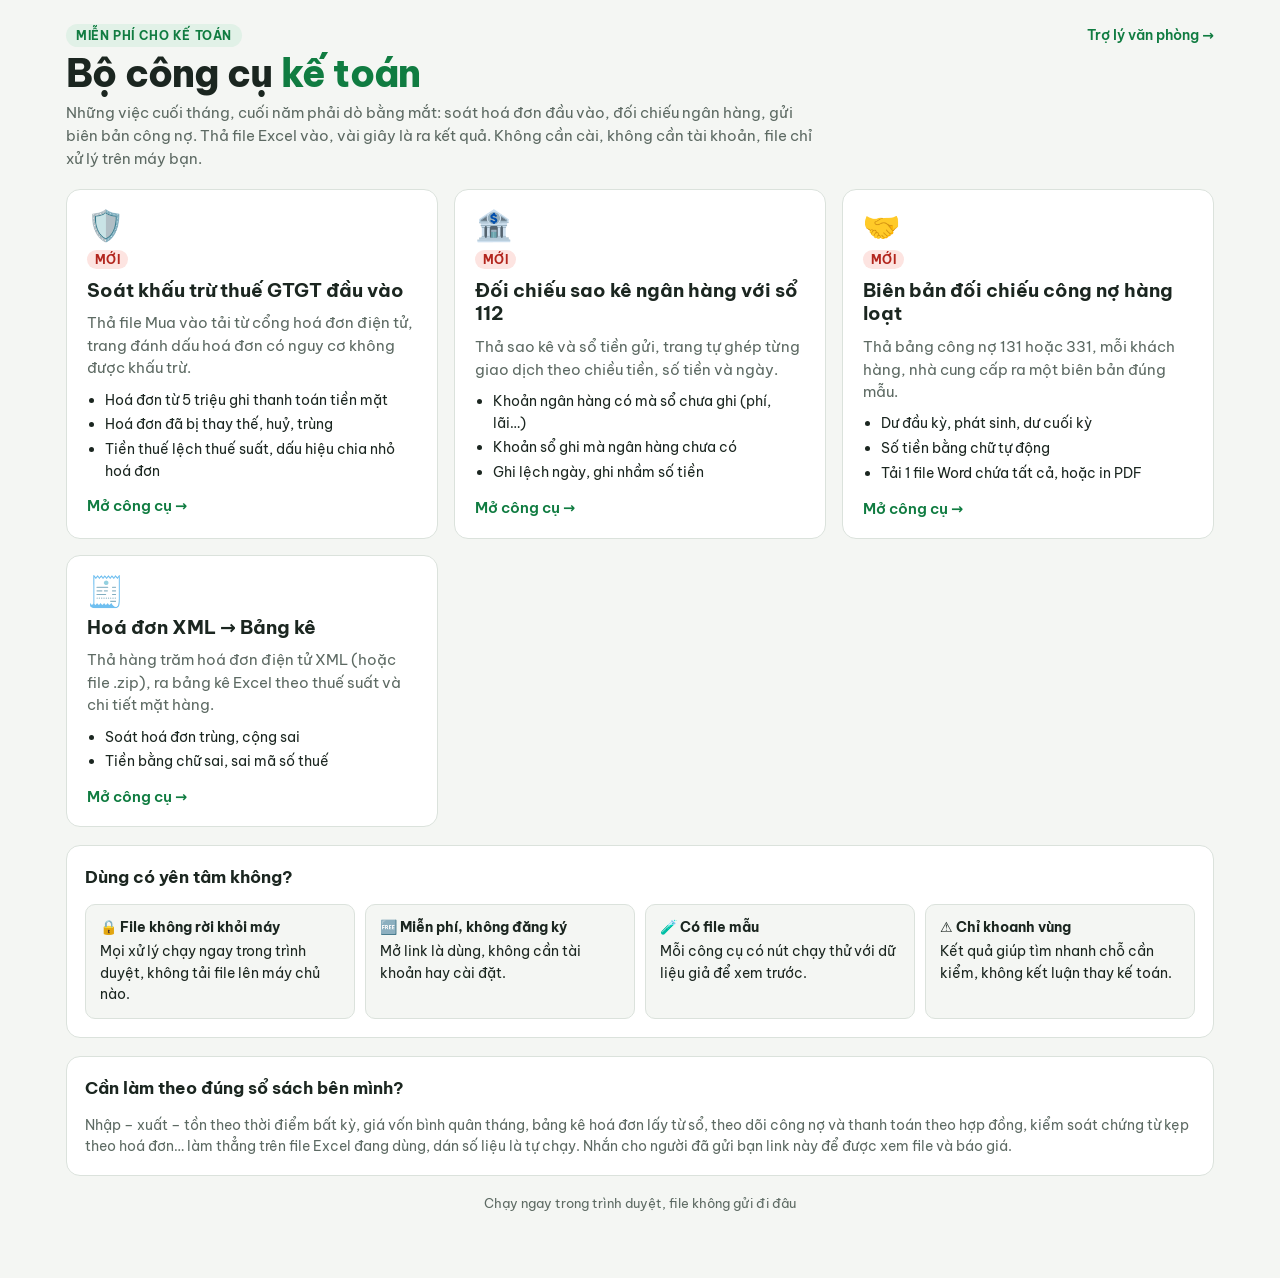
<file: ke-toan.html>
<!doctype html>
<html lang="vi">
<head>
<meta charset="utf-8">
<meta name="viewport" content="width=device-width,initial-scale=1">
<title>Công cụ kế toán</title>
<meta name="description" content="Bộ công cụ miễn phí cho kế toán: soát khấu trừ thuế GTGT, đối chiếu sao kê ngân hàng, biên bản đối chiếu công nợ hàng loạt, hoá đơn XML ra bảng kê. Chạy trên trình duyệt, file không gửi đi đâu.">
<meta property="og:title" content="Bộ công cụ kế toán miễn phí">
<meta property="og:description" content="Soát khấu trừ thuế GTGT · Đối chiếu sao kê ngân hàng · Biên bản đối chiếu công nợ hàng loạt · Hoá đơn XML ra bảng kê. File xử lý ngay trên máy bạn.">
<link rel="preconnect" href="https://fonts.googleapis.com">
<link rel="stylesheet" href="https://fonts.googleapis.com/css2?family=Be+Vietnam+Pro:wght@400;500;600;700;800&display=swap">
<link rel="stylesheet" href="ke-toan.css?v=202611091100">
<style>
.ds{display:grid;grid-template-columns:repeat(auto-fit,minmax(320px,1fr));gap:16px}
.cc{background:var(--surface);border:1px solid var(--line);border-radius:14px;padding:20px;display:grid;gap:10px;align-content:start;text-decoration:none;color:var(--ink);transition:border-color .15s,box-shadow .15s}
.cc:hover{border-color:var(--xl);box-shadow:0 4px 18px rgba(16,124,65,.12)}
.cc .ic{font-size:30px;line-height:1}
.cc h2{font-size:19px;line-height:1.25}
.cc p{margin:0;color:var(--muted);font-size:14.5px}
.cc ul{margin:0;padding-left:18px;font-size:14px;display:grid;gap:3px}
.cc .di{justify-self:start;margin-top:4px;font:600 14.5px var(--f);color:var(--xl)}
.cc .mo{justify-self:start;font:700 11.5px var(--f);letter-spacing:.04em;text-transform:uppercase;background:var(--loi);color:var(--loi-ink);padding:2px 8px;border-radius:999px}
.cam{display:grid;grid-template-columns:repeat(auto-fit,minmax(220px,1fr));gap:10px}
.cam div{background:var(--bg);border:1px solid var(--line);border-radius:10px;padding:12px 14px;font-size:14px}
.cam b{display:block;margin-bottom:2px}
</style>
</head>
<body>
<div class="wrap">
  <header>
    <div class="top"><span class="badge">Miễn phí cho kế toán</span><a href="./">Trợ lý văn phòng →</a></div>
    <h1>Bộ công cụ <span>kế toán</span></h1>
    <p>Những việc cuối tháng, cuối năm phải dò bằng mắt: soát hoá đơn đầu vào, đối chiếu ngân hàng, gửi biên bản công nợ. Thả file Excel vào, vài giây là ra kết quả. Không cần cài, không cần tài khoản, file chỉ xử lý trên máy bạn.</p>
  </header>

  <div class="ds">
    <a class="cc" href="soat-khau-tru.html">
      <span class="ic">🛡️</span><span class="mo">Mới</span>
      <h2>Soát khấu trừ thuế GTGT đầu vào</h2>
      <p>Thả file Mua vào tải từ cổng hoá đơn điện tử, trang đánh dấu hoá đơn có nguy cơ không được khấu trừ.</p>
      <ul><li>Hoá đơn từ 5 triệu ghi thanh toán tiền mặt</li><li>Hoá đơn đã bị thay thế, huỷ, trùng</li><li>Tiền thuế lệch thuế suất, dấu hiệu chia nhỏ hoá đơn</li></ul>
      <span class="di">Mở công cụ →</span>
    </a>
    <a class="cc" href="doi-chieu-ngan-hang.html">
      <span class="ic">🏦</span><span class="mo">Mới</span>
      <h2>Đối chiếu sao kê ngân hàng với sổ 112</h2>
      <p>Thả sao kê và sổ tiền gửi, trang tự ghép từng giao dịch theo chiều tiền, số tiền và ngày.</p>
      <ul><li>Khoản ngân hàng có mà sổ chưa ghi (phí, lãi…)</li><li>Khoản sổ ghi mà ngân hàng chưa có</li><li>Ghi lệch ngày, ghi nhầm số tiền</li></ul>
      <span class="di">Mở công cụ →</span>
    </a>
    <a class="cc" href="bien-ban-cong-no.html">
      <span class="ic">🤝</span><span class="mo">Mới</span>
      <h2>Biên bản đối chiếu công nợ hàng loạt</h2>
      <p>Thả bảng công nợ 131 hoặc 331, mỗi khách hàng, nhà cung cấp ra một biên bản đúng mẫu.</p>
      <ul><li>Dư đầu kỳ, phát sinh, dư cuối kỳ</li><li>Số tiền bằng chữ tự động</li><li>Tải 1 file Word chứa tất cả, hoặc in PDF</li></ul>
      <span class="di">Mở công cụ →</span>
    </a>
    <a class="cc" href="./#hoadon">
      <span class="ic">🧾</span>
      <h2>Hoá đơn XML → Bảng kê</h2>
      <p>Thả hàng trăm hoá đơn điện tử XML (hoặc file .zip), ra bảng kê Excel theo thuế suất và chi tiết mặt hàng.</p>
      <ul><li>Soát hoá đơn trùng, cộng sai</li><li>Tiền bằng chữ sai, sai mã số thuế</li></ul>
      <span class="di">Mở công cụ →</span>
    </a>
  </div>

  <section class="card">
    <h2>Dùng có yên tâm không?</h2>
    <div class="cam">
      <div><b>🔒 File không rời khỏi máy</b>Mọi xử lý chạy ngay trong trình duyệt, không tải file lên máy chủ nào.</div>
      <div><b>🆓 Miễn phí, không đăng ký</b>Mở link là dùng, không cần tài khoản hay cài đặt.</div>
      <div><b>🧪 Có file mẫu</b>Mỗi công cụ có nút chạy thử với dữ liệu giả để xem trước.</div>
      <div><b>⚠️ Chỉ khoanh vùng</b>Kết quả giúp tìm nhanh chỗ cần kiểm, không kết luận thay kế toán.</div>
    </div>
  </section>

  <section class="card">
    <h2>Cần làm theo đúng sổ sách bên mình?</h2>
    <p class="muted" style="margin:0">Nhập – xuất – tồn theo thời điểm bất kỳ, giá vốn bình quân tháng, bảng kê hoá đơn lấy từ sổ, theo dõi công nợ và thanh toán theo hợp đồng, kiểm soát chứng từ kẹp theo hoá đơn… làm thẳng trên file Excel đang dùng, dán số liệu là tự chạy. Nhắn cho người đã gửi bạn link này để được xem file và báo giá.</p>
  </section>

  <footer>Chạy ngay trong trình duyệt, file không gửi đi đâu</footer>
</div>
</body>
</html>
</file>
<file: ke-toan.css>
/* Giao diện chung cho các trang công cụ kế toán (soát khấu trừ, đối chiếu ngân hàng, biên bản công nợ) */
/* Cùng bộ màu với Trợ lý văn phòng: xanh Excel, nền giấy */
:root{
  --bg:#f4f6f3; --surface:#fff; --ink:#1b2620; --muted:#5d6a63; --line:#dbe2dc;
  --xl:#107c41; --xl-ink:#fff; --xl-soft:#e1f1e7; --tra:#e7f0fb; --tra-ink:#1f4f8a;
  --sua:#fff3c4; --sua-ink:#7a5a00; --loi:#fde4e1; --loi-ink:#b3261e; --xoa:#eceff1;
  --f:"Be Vietnam Pro",system-ui,-apple-system,"Segoe UI",sans-serif; --mono:ui-monospace,Menlo,Consolas,monospace;
}
@media (prefers-color-scheme: dark){:root:not([data-theme="light"]){
  --bg:#111613; --surface:#18201b; --ink:#e6ece8; --muted:#9aa8a0; --line:#2b3630;
  --xl:#3fbf7a; --xl-ink:#0b1a12; --xl-soft:#173324; --tra:#18263a; --tra-ink:#9cc3f0;
  --sua:#3b3214; --sua-ink:#f2d27a; --loi:#3d1f1c; --loi-ink:#ff8f84; --xoa:#232a26; color-scheme:dark}}
*{box-sizing:border-box}
[hidden]{display:none!important}
body{margin:0;background:var(--bg);color:var(--ink);font:15px/1.55 var(--f)}
.wrap{max-width:1180px;margin:0 auto;padding:24px max(16px,env(safe-area-inset-left)) 64px;display:grid;gap:18px}
header{display:grid;gap:6px}
.top{display:flex;justify-content:space-between;gap:10px;flex-wrap:wrap;align-items:center}
.top a{color:var(--xl);font-weight:600;font-size:14px;text-decoration:none}
.badge{justify-self:start;font:700 12px var(--f);letter-spacing:.05em;text-transform:uppercase;background:var(--xl-soft);color:var(--xl);padding:4px 10px;border-radius:999px}
h1{margin:0;font-size:clamp(26px,4.5vw,38px);line-height:1.1;font-weight:800;letter-spacing:-.02em;text-wrap:balance}
h1 span{color:var(--xl)}
header p{margin:0;color:var(--muted);max-width:76ch}
.card{background:var(--surface);border:1px solid var(--line);border-radius:14px;padding:18px;display:grid;gap:14px;min-width:0}
h2{margin:0;font-size:17px}
.row{display:flex;gap:10px;flex-wrap:wrap;align-items:center}
.sb{justify-content:space-between}
.muted{color:var(--muted);font-size:13.5px}
.note{font-size:12.5px;color:var(--muted);margin:0}
button,.btn{font:600 14.5px var(--f);border-radius:8px;padding:10px 16px;cursor:pointer;border:1.5px solid var(--xl);background:var(--xl);color:var(--xl-ink);display:inline-block}
button.ghost,.btn.ghost{background:transparent;color:var(--xl)}
button.sm{padding:6px 12px;font-size:13.5px}
button:focus-visible,.btn:focus-within{outline:3px solid var(--xl);outline-offset:2px}
.big{font-size:16px;padding:13px 22px}
.drop{border:2px dashed var(--line);border-radius:12px;padding:20px;display:flex;gap:14px;flex-wrap:wrap;align-items:center;justify-content:space-between;background:var(--bg)}
.drop.over{border-color:var(--xl);background:var(--xl-soft)}
.drop strong{display:block;font-size:16px}
.filebtn{position:relative}
.filebtn input{position:absolute;width:1px;height:1px;opacity:0}
.files{display:flex;gap:8px;flex-wrap:wrap}
.pill{font:600 12.5px var(--f);padding:3px 10px;border-radius:999px;background:var(--bg);border:1px solid var(--line);color:var(--muted)}
.tong{display:grid;grid-template-columns:repeat(auto-fit,minmax(170px,1fr));gap:10px}
.tong div{border-radius:10px;padding:12px 14px;background:var(--bg);border:1px solid var(--line)}
.tong b{display:block;font-size:24px;line-height:1.15;font-variant-numeric:tabular-nums}
.tong small{color:var(--muted);font-size:12.5px}
.tong .l b{color:var(--loi-ink)} .tong .s b{color:var(--sua-ink)} .tong .o b{color:var(--xl)}
.loc{display:flex;gap:6px;flex-wrap:wrap}
.loc button{padding:6px 12px;font-size:13.5px}
.ly{display:grid;gap:6px}
.ly div{display:flex;justify-content:space-between;gap:10px;align-items:center;border:1px solid var(--line);border-left:5px solid var(--sua-ink);border-radius:8px;padding:8px 12px;background:var(--bg);font-size:14px}
.ly div.do{border-left-color:var(--loi-ink)}
.ly b{font-variant-numeric:tabular-nums;white-space:nowrap}
.grid{overflow:auto;max-height:620px;border:1px solid var(--line);border-radius:10px}
table{border-collapse:collapse;font-size:13px;font-variant-numeric:tabular-nums;min-width:100%}
th{position:sticky;top:0;background:var(--bg);color:var(--muted);font:600 12px var(--f);border:1px solid var(--line);padding:6px 9px;text-align:left;z-index:1;white-space:nowrap}
td{border:1px solid var(--line);padding:5px 9px;white-space:nowrap;background:var(--surface);vertical-align:top}
td.n{text-align:right} td.ld{white-space:normal;min-width:260px;max-width:360px}
tr.do td:first-child{box-shadow:inset 4px 0 0 var(--loi-ink)} tr.vang td:first-child{box-shadow:inset 4px 0 0 var(--sua-ink)}
.tag{font:700 11.5px var(--f);padding:2px 8px;border-radius:999px;white-space:nowrap;display:inline-block}
.tag.do{background:var(--loi);color:var(--loi-ink)} .tag.vang{background:var(--sua);color:var(--sua-ink)} .tag.ok{background:var(--xl-soft);color:var(--xl)}
details{border:1px solid var(--line);border-radius:10px;padding:10px 14px;background:var(--bg)}
summary{cursor:pointer;font-weight:600}
details ul{margin:8px 0 0;padding-left:20px;font-size:14px}
details li{margin:4px 0}
footer{font-size:12.5px;color:var(--muted);text-align:center}
@media (max-width:600px){.drop{padding:14px}.big{width:100%}}
</file>
